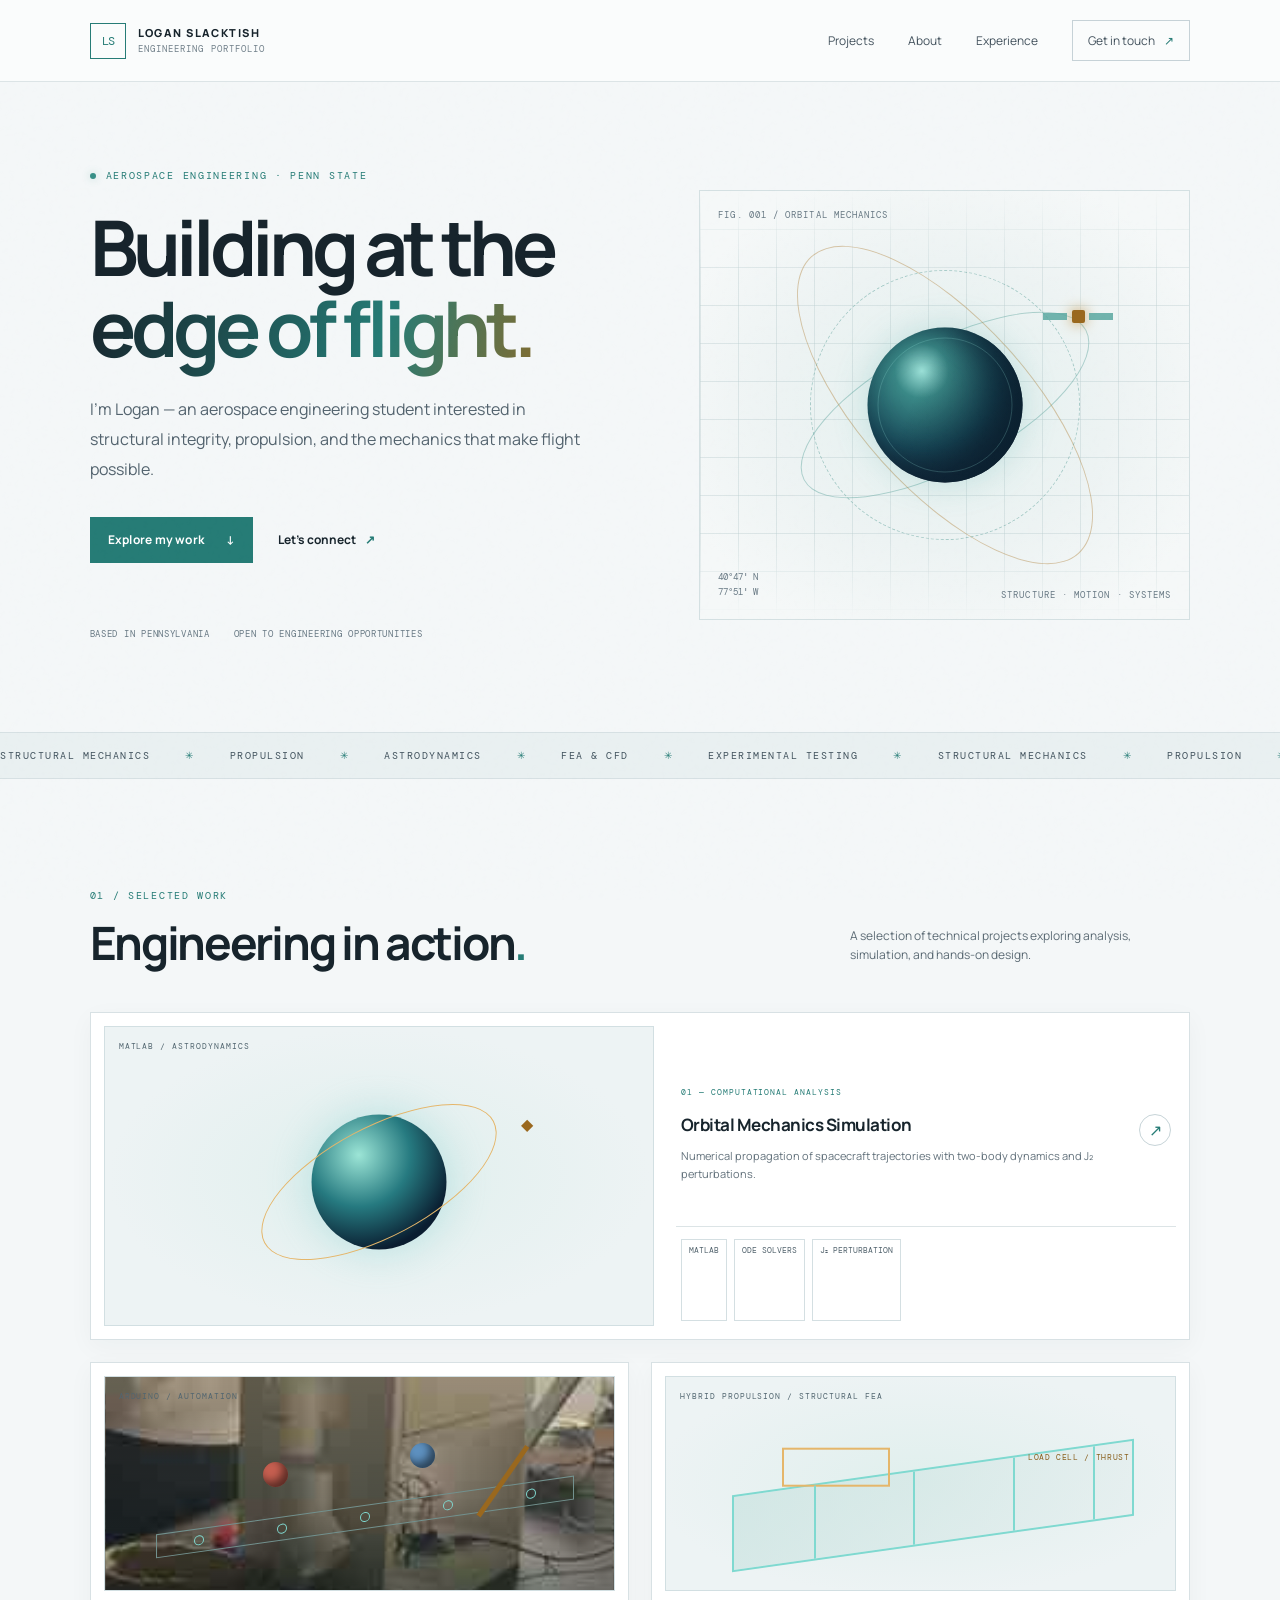
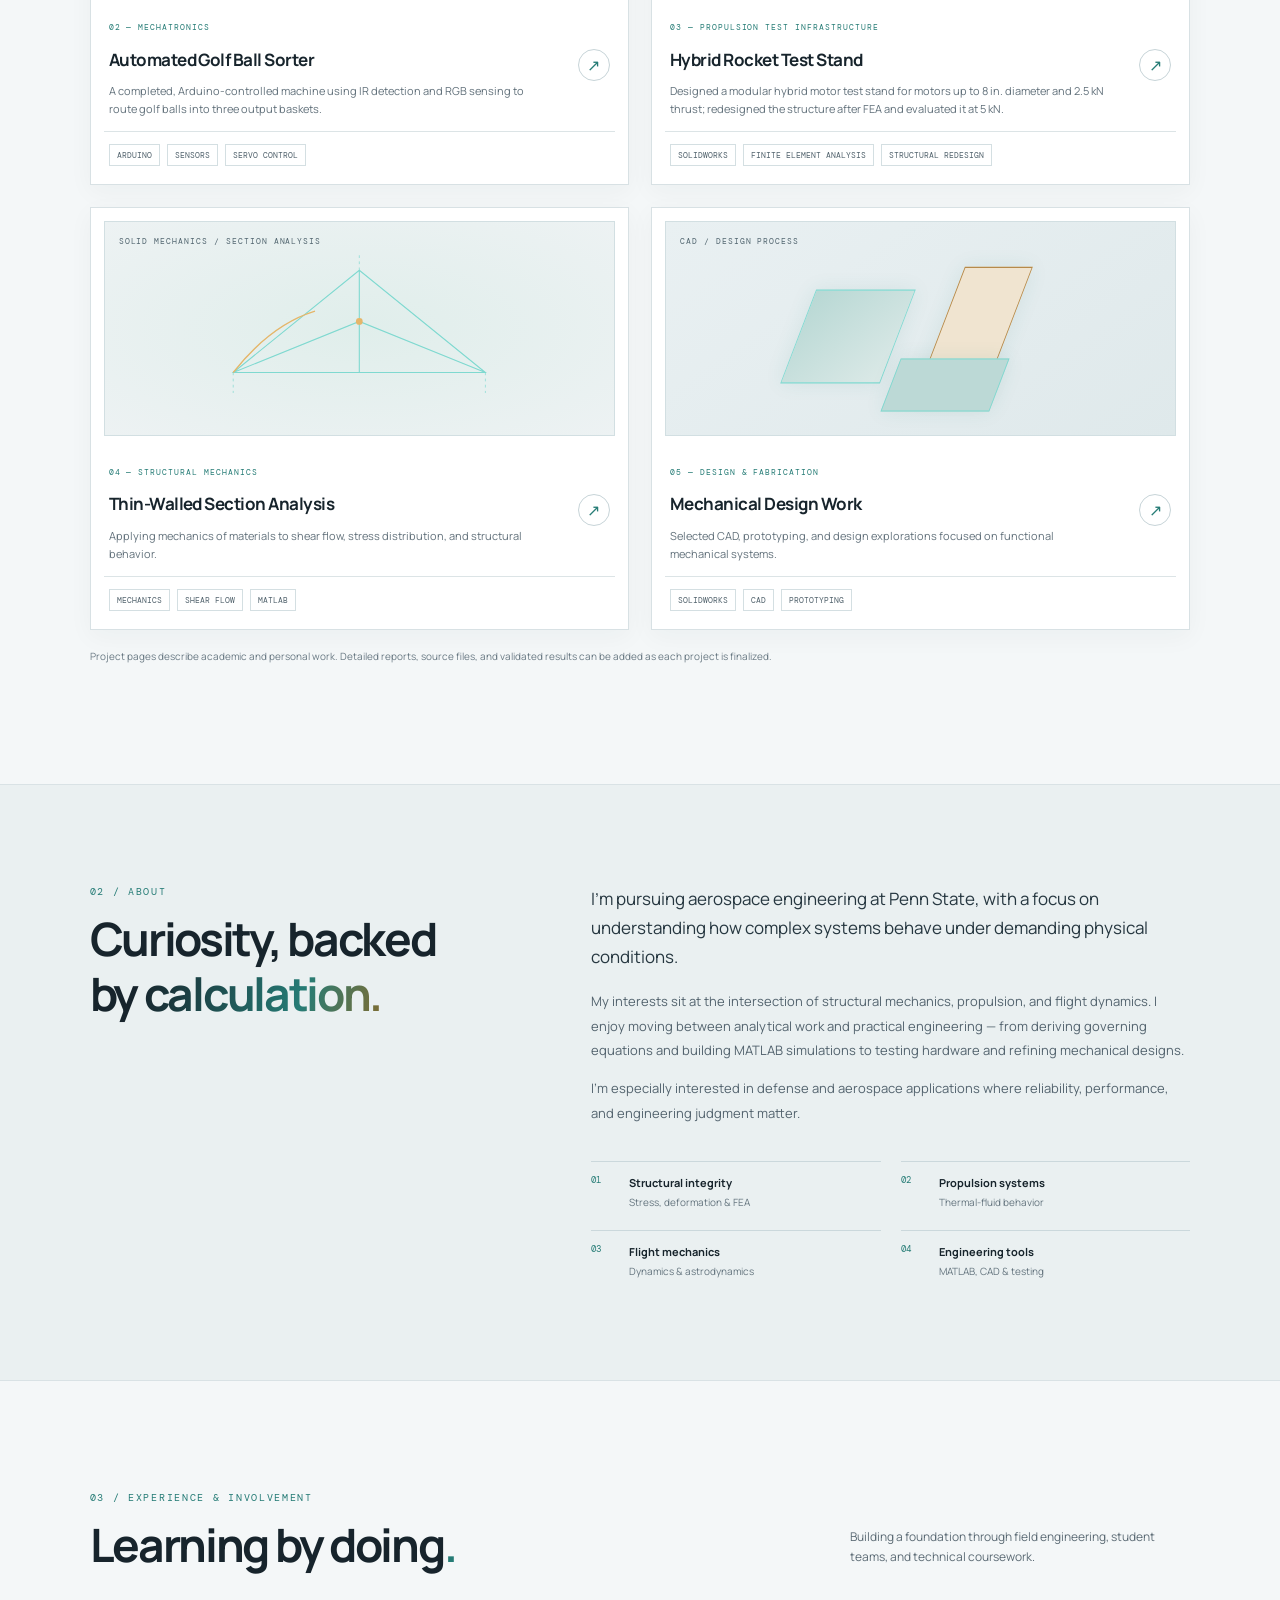
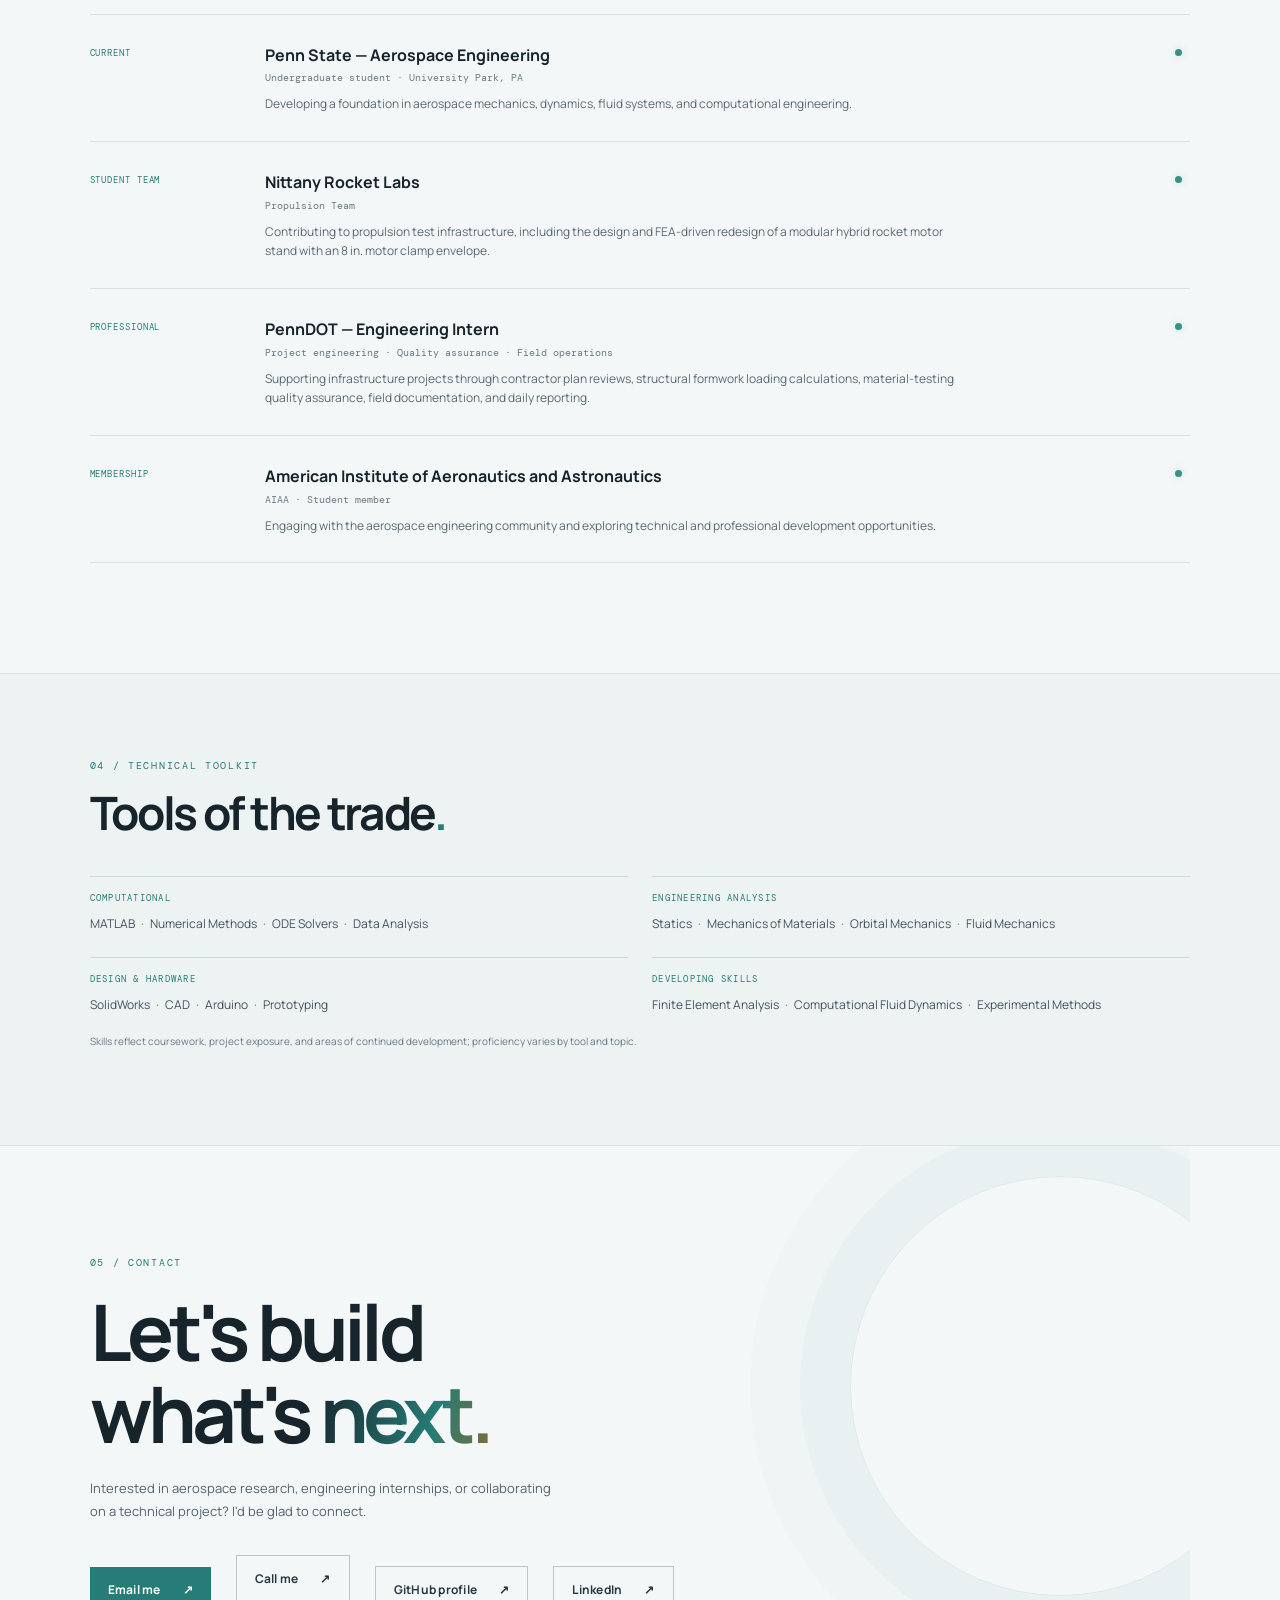
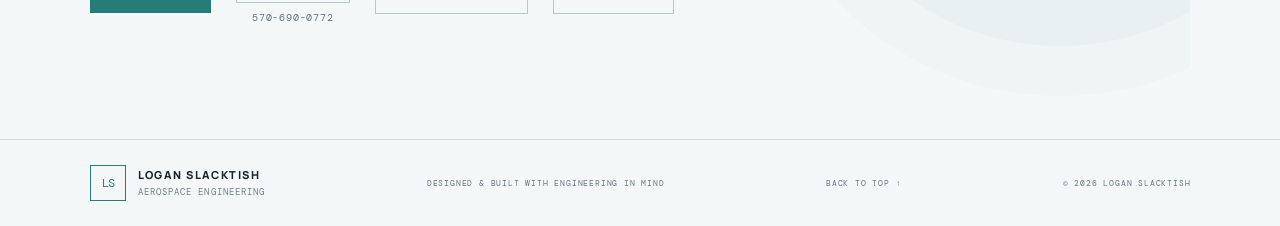
<file: index.html>
<!doctype html>
<html lang="en">
<head>
  <meta charset="utf-8">
  <meta name="viewport" content="width=device-width, initial-scale=1">
  <meta name="description" content="Logan Slacktish — aerospace engineering portfolio featuring orbital mechanics, structural analysis, propulsion interests, and engineering design projects.">
  <meta name="theme-color" content="#0a0d12">
  <title>Logan Slacktish | Aerospace Engineering Portfolio</title>
  <link rel="preconnect" href="https://fonts.googleapis.com">
  <link rel="preconnect" href="https://fonts.gstatic.com" crossorigin>
  <link href="https://fonts.googleapis.com/css2?family=DM+Mono:wght@400;500&family=Manrope:wght@400;500;600;700;800&display=swap" rel="stylesheet">
  <link rel="stylesheet" href="assets/style.css">
  <script defer src="assets/main.js"></script>
</head>
<body>
  <div class="noise"></div>
  <header class="site-header">
    <a class="wordmark" href="#home" aria-label="Logan Slacktish home"><span class="mark">LS</span><span>LOGAN SLACKTISH<span class="wordmark-sub">ENGINEERING PORTFOLIO</span></span></a>
    <button class="menu-toggle" aria-label="Toggle navigation" aria-expanded="false">☰</button>
    <nav class="nav" aria-label="Main navigation">
      <a href="#work">Projects</a><a href="#about">About</a><a href="#experience">Experience</a><a href="#contact" class="nav-contact">Get in touch <span>↗</span></a>
    </nav>
  </header>

  <main>
    <section class="hero section-wrap" id="home">
      <div class="hero-copy">
        <div class="eyebrow"><span class="status-dot"></span> AEROSPACE ENGINEERING · PENN STATE</div>
        <h1>Building at the<br><span class="gradient-text">edge of flight.</span></h1>
        <p class="hero-lede">I'm Logan — an aerospace engineering student interested in structural integrity, propulsion, and the mechanics that make flight possible.</p>
        <div class="hero-actions"><a class="button button-primary" href="#work">Explore my work <span>↓</span></a><a class="text-link" href="#contact">Let's connect <span>↗</span></a></div>
        <div class="hero-meta"><span>BASED IN PENNSYLVANIA</span><span>OPEN TO ENGINEERING OPPORTUNITIES</span></div>
      </div>
      <div class="hero-visual" aria-label="Abstract aerospace engineering orbital visualization">
        <div class="visual-grid"></div><div class="orbit orbit-one"></div><div class="orbit orbit-two"></div><div class="orbit orbit-three"></div>
        <div class="planet"><div class="planet-shade"></div></div><div class="satellite"><span></span></div>
        <div class="visual-label label-top">FIG. 001 / ORBITAL MECHANICS</div><div class="visual-label label-bottom">STRUCTURE · MOTION · SYSTEMS</div>
        <div class="coordinate">40°47' N<br>77°51' W</div>
      </div>
    </section>

    <section class="ticker" aria-label="Technical interests"><div class="ticker-track"><span>STRUCTURAL MECHANICS</span><i>✳</i><span>PROPULSION</span><i>✳</i><span>ASTRODYNAMICS</span><i>✳</i><span>FEA & CFD</span><i>✳</i><span>EXPERIMENTAL TESTING</span><i>✳</i><span>STRUCTURAL MECHANICS</span><i>✳</i><span>PROPULSION</span><i>✳</i><span>ASTRODYNAMICS</span><i>✳</i><span>FEA & CFD</span><i>✳</i></div></section>

    <section class="section-wrap section" id="work">
      <div class="section-heading"><div><div class="eyebrow">01 / SELECTED WORK</div><h2>Engineering in action<span class="accent">.</span></h2></div><p>A selection of technical projects exploring analysis, simulation, and hands-on design.</p></div>
      <div class="project-grid">
        <a class="project-card project-feature" href="projects/orbital-mechanics.html">
          <div class="project-art art-orbit"><div class="art-earth"></div><div class="art-path"></div><div class="art-satellite">◆</div><span class="art-code">MATLAB / ASTRODYNAMICS</span></div>
          <div class="project-info"><div><span class="project-type">01 — COMPUTATIONAL ANALYSIS</span><h3>Orbital Mechanics Simulation</h3><p>Numerical propagation of spacecraft trajectories with two-body dynamics and J₂ perturbations.</p></div><span class="arrow-circle">↗</span></div>
          <div class="tag-row"><span>MATLAB</span><span>ODE SOLVERS</span><span>J₂ PERTURBATION</span></div>
        </a>
        <a class="project-card" href="projects/golf-ball-sorter.html">
          <div class="project-art art-sorter"><div class="conveyor"><b></b><b></b><b></b><b></b><b></b></div><div class="ball ball-red"></div><div class="ball ball-blue"></div><div class="sort-arm"></div><span class="art-code">ARDUINO / AUTOMATION</span></div>
          <div class="project-info"><div><span class="project-type">02 — MECHATRONICS</span><h3>Automated Golf Ball Sorter</h3><p>A completed, Arduino-controlled machine using IR detection and RGB sensing to route golf balls into three output baskets.</p></div><span class="arrow-circle">↗</span></div>
          <div class="tag-row"><span>ARDUINO</span><span>SENSORS</span><span>SERVO CONTROL</span></div>
        </a>
        <a class="project-card" href="projects/hybrid-rocket-test-stand.html">
          <div class="project-art art-rocket"><div class="rocket-frame"><span></span><span></span><span></span><span></span></div><div class="rocket-load">LOAD CELL / THRUST</div><span class="art-code">HYBRID PROPULSION / STRUCTURAL FEA</span></div>
          <div class="project-info"><div><span class="project-type">03 — PROPULSION TEST INFRASTRUCTURE</span><h3>Hybrid Rocket Test Stand</h3><p>Designed a modular hybrid motor test stand for motors up to 8 in. diameter and 2.5 kN thrust; redesigned the structure after FEA and evaluated it at 5 kN.</p></div><span class="arrow-circle">↗</span></div>
          <div class="tag-row"><span>SOLIDWORKS</span><span>FINITE ELEMENT ANALYSIS</span><span>STRUCTURAL REDESIGN</span></div>
        </a>
        <a class="project-card" href="projects/structural-analysis.html">
          <div class="project-art art-structure"><svg viewBox="0 0 500 250" role="img" aria-label="Technical beam and shear-flow diagram"><path d="M65 190 L250 40 L435 190 Z M65 190 L435 190 M250 40 L250 190 M65 190 L250 115 L435 190" fill="none" stroke="#7fd9d0" stroke-width="1.6"/><path d="M65 190 L65 220 M435 190 L435 220 M250 40 L250 15" stroke="#7fd9d0" stroke-dasharray="4 5"/><circle cx="250" cy="115" r="5" fill="#e5b66a"/><path d="M65 190 Q120 120 185 100" fill="none" stroke="#e5b66a" stroke-width="2"/></svg><span class="art-code">SOLID MECHANICS / SECTION ANALYSIS</span></div>
          <div class="project-info"><div><span class="project-type">04 — STRUCTURAL MECHANICS</span><h3>Thin-Walled Section Analysis</h3><p>Applying mechanics of materials to shear flow, stress distribution, and structural behavior.</p></div><span class="arrow-circle">↗</span></div>
          <div class="tag-row"><span>MECHANICS</span><span>SHEAR FLOW</span><span>MATLAB</span></div>
        </a>
        <a class="project-card" href="projects/mechanical-design.html">
          <div class="project-art art-cad"><div class="cad-part cad-a"></div><div class="cad-part cad-b"></div><div class="cad-part cad-c"></div><span class="art-code">CAD / DESIGN PROCESS</span></div>
          <div class="project-info"><div><span class="project-type">05 — DESIGN & FABRICATION</span><h3>Mechanical Design Work</h3><p>Selected CAD, prototyping, and design explorations focused on functional mechanical systems.</p></div><span class="arrow-circle">↗</span></div>
          <div class="tag-row"><span>SOLIDWORKS</span><span>CAD</span><span>PROTOTYPING</span></div>
        </a>
      </div>
      <p class="project-note">Project pages describe academic and personal work. Detailed reports, source files, and validated results can be added as each project is finalized.</p>
    </section>

    <section class="about-section" id="about"><div class="section-wrap about-layout">
      <div><div class="eyebrow">02 / ABOUT</div><h2>Curiosity, backed<br>by <span class="gradient-text">calculation.</span></h2></div>
      <div class="about-copy"><p class="about-lede">I’m pursuing aerospace engineering at Penn State, with a focus on understanding how complex systems behave under demanding physical conditions.</p><p>My interests sit at the intersection of structural mechanics, propulsion, and flight dynamics. I enjoy moving between analytical work and practical engineering — from deriving governing equations and building MATLAB simulations to testing hardware and refining mechanical designs.</p><p>I’m especially interested in defense and aerospace applications where reliability, performance, and engineering judgment matter.</p>
      <div class="focus-grid"><div><span>01</span><b>Structural integrity</b><small>Stress, deformation & FEA</small></div><div><span>02</span><b>Propulsion systems</b><small>Thermal-fluid behavior</small></div><div><span>03</span><b>Flight mechanics</b><small>Dynamics & astrodynamics</small></div><div><span>04</span><b>Engineering tools</b><small>MATLAB, CAD & testing</small></div></div></div>
    </div></section>

    <section class="section-wrap section" id="experience">
      <div class="section-heading"><div><div class="eyebrow">03 / EXPERIENCE & INVOLVEMENT</div><h2>Learning by doing<span class="accent">.</span></h2></div><p>Building a foundation through field engineering, student teams, and technical coursework.</p></div>
      <div class="timeline">
        <div class="timeline-item"><div class="timeline-date">CURRENT</div><div><h3>Penn State — Aerospace Engineering</h3><p class="timeline-sub">Undergraduate student · University Park, PA</p><p>Developing a foundation in aerospace mechanics, dynamics, fluid systems, and computational engineering.</p></div><span class="timeline-mark"></span></div>
        <div class="timeline-item"><div class="timeline-date">STUDENT TEAM</div><div><h3>Nittany Rocket Labs</h3><p class="timeline-sub">Propulsion Team</p><p>Contributing to propulsion test infrastructure, including the design and FEA-driven redesign of a modular hybrid rocket motor stand with an 8 in. motor clamp envelope.</p></div><span class="timeline-mark"></span></div>
        <div class="timeline-item"><div class="timeline-date">PROFESSIONAL</div><div><h3>PennDOT — Engineering Intern</h3><p class="timeline-sub">Project engineering · Quality assurance · Field operations</p><p>Supporting infrastructure projects through contractor plan reviews, structural formwork loading calculations, material-testing quality assurance, field documentation, and daily reporting.</p></div><span class="timeline-mark"></span></div>
        <div class="timeline-item"><div class="timeline-date">MEMBERSHIP</div><div><h3>American Institute of Aeronautics and Astronautics</h3><p class="timeline-sub">AIAA · Student member</p><p>Engaging with the aerospace engineering community and exploring technical and professional development opportunities.</p></div><span class="timeline-mark"></span></div>
      </div>
    </section>

    <section class="skills-section"><div class="section-wrap"><div class="eyebrow">04 / TECHNICAL TOOLKIT</div><h2>Tools of the trade<span class="accent">.</span></h2><div class="skills-grid"><div><h3>COMPUTATIONAL</h3><p>MATLAB <span>·</span> Numerical Methods <span>·</span> ODE Solvers <span>·</span> Data Analysis</p></div><div><h3>ENGINEERING ANALYSIS</h3><p>Statics <span>·</span> Mechanics of Materials <span>·</span> Orbital Mechanics <span>·</span> Fluid Mechanics</p></div><div><h3>DESIGN & HARDWARE</h3><p>SolidWorks <span>·</span> CAD <span>·</span> Arduino <span>·</span> Prototyping</p></div><div><h3>DEVELOPING SKILLS</h3><p>Finite Element Analysis <span>·</span> Computational Fluid Dynamics <span>·</span> Experimental Methods</p></div></div><p class="skills-footnote">Skills reflect coursework, project exposure, and areas of continued development; proficiency varies by tool and topic.</p></div></section>

    <section class="contact-section section-wrap" id="contact"><div class="contact-orbit"></div><div class="eyebrow">05 / CONTACT</div><h2>Let's build<br>what's <span class="gradient-text">next.</span></h2><p>Interested in aerospace research, engineering internships, or collaborating on a technical project? I'd be glad to connect.</p><div class="contact-actions"><a class="button button-primary" href="mailto:LMS7854@psu.edu">Email me <span>↗</span></a><div class="contact-phone-group"><a class="button button-outline" href="tel:+15706900772">Call me <span>↗</span></a><span class="contact-phone">570-690-0772</span></div><a class="button button-outline" href="https://github.com/logoslack-1" target="_blank" rel="noreferrer">GitHub profile <span>↗</span></a>
<a class="button button-outline" href="https://www.linkedin.com/in/logan-slacktish" target="_blank" rel="noreferrer">LinkedIn <span>↗</span></a></div></section>
  </main>
  <footer class="footer"><a class="wordmark" href="#home"><span class="mark">LS</span><span>LOGAN SLACKTISH<span class="wordmark-sub">AEROSPACE ENGINEERING</span></span></a><span>DESIGNED & BUILT WITH ENGINEERING IN MIND</span><a href="#home">BACK TO TOP ↑</a><small>© <span id="year"></span> LOGAN SLACKTISH</small></footer>
</body>
</html>
</file>
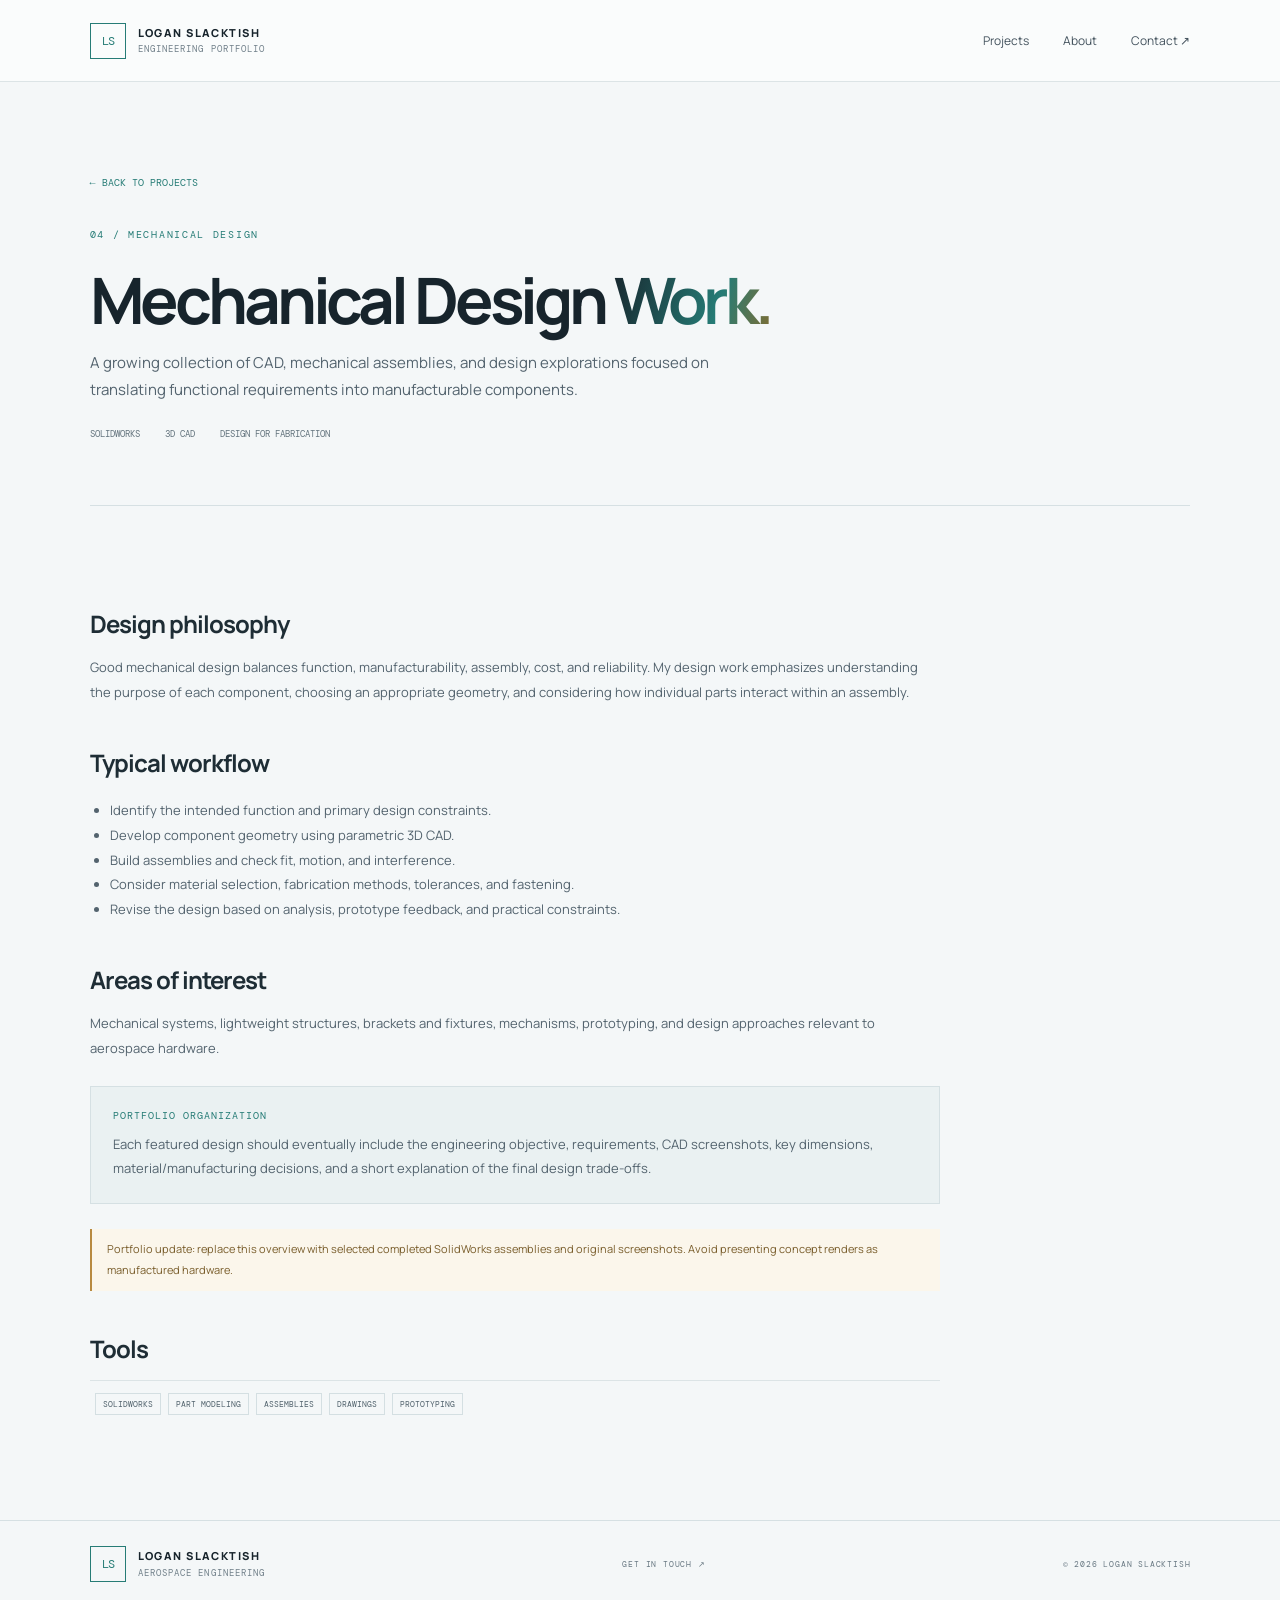
<file: projects/mechanical-design.html>
<!doctype html><html lang="en"><head><meta charset="utf-8"><meta name="viewport" content="width=device-width,initial-scale=1"><meta name="theme-color" content="#0a0d12"><title>Mechanical Design Work | Logan Slacktish</title><link rel="preconnect" href="https://fonts.googleapis.com"><link href="https://fonts.googleapis.com/css2?family=DM+Mono:wght@400;500&family=Manrope:wght@400;500;600;700;800&display=swap" rel="stylesheet"><link rel="stylesheet" href="../assets/style.css"></head><body><header class="site-header"><a class="wordmark" href="../index.html"><span class="mark">LS</span><span>LOGAN SLACKTISH<span class="wordmark-sub">ENGINEERING PORTFOLIO</span></span></a><nav class="nav"><a href="../index.html#work">Projects</a><a href="../index.html#about">About</a><a href="../index.html#contact">Contact ↗</a></nav></header><main class="section-wrap"><section class="detail-hero"><a class="back-link" href="../index.html#work">← BACK TO PROJECTS</a><div class="eyebrow" style="margin-top:35px">04 / MECHANICAL DESIGN</div><h1>Mechanical Design <span class="gradient-text">Work.</span></h1><p>A growing collection of CAD, mechanical assemblies, and design explorations focused on translating functional requirements into manufacturable components.</p><div class="detail-meta"><span>SOLIDWORKS</span><span>3D CAD</span><span>DESIGN FOR FABRICATION</span></div></section><article class="detail-body"><h2>Design philosophy</h2><p>Good mechanical design balances function, manufacturability, assembly, cost, and reliability. My design work emphasizes understanding the purpose of each component, choosing an appropriate geometry, and considering how individual parts interact within an assembly.</p><h2>Typical workflow</h2><ul><li>Identify the intended function and primary design constraints.</li><li>Develop component geometry using parametric 3D CAD.</li><li>Build assemblies and check fit, motion, and interference.</li><li>Consider material selection, fabrication methods, tolerances, and fastening.</li><li>Revise the design based on analysis, prototype feedback, and practical constraints.</li></ul><h2>Areas of interest</h2><p>Mechanical systems, lightweight structures, brackets and fixtures, mechanisms, prototyping, and design approaches relevant to aerospace hardware.</p><div class="detail-panel"><h3>PORTFOLIO ORGANIZATION</h3><p>Each featured design should eventually include the engineering objective, requirements, CAD screenshots, key dimensions, material/manufacturing decisions, and a short explanation of the final design trade-offs.</p></div><p class="placeholder-note">Portfolio update: replace this overview with selected completed SolidWorks assemblies and original screenshots. Avoid presenting concept renders as manufactured hardware.</p><h2>Tools</h2><div class="tag-row"><span>SOLIDWORKS</span><span>PART MODELING</span><span>ASSEMBLIES</span><span>DRAWINGS</span><span>PROTOTYPING</span></div></article></main><footer class="footer"><a class="wordmark" href="../index.html"><span class="mark">LS</span><span>LOGAN SLACKTISH<span class="wordmark-sub">AEROSPACE ENGINEERING</span></span></a><a href="../index.html#contact">GET IN TOUCH ↗</a><small>© 2026 LOGAN SLACKTISH</small></footer></body></html>
</file>
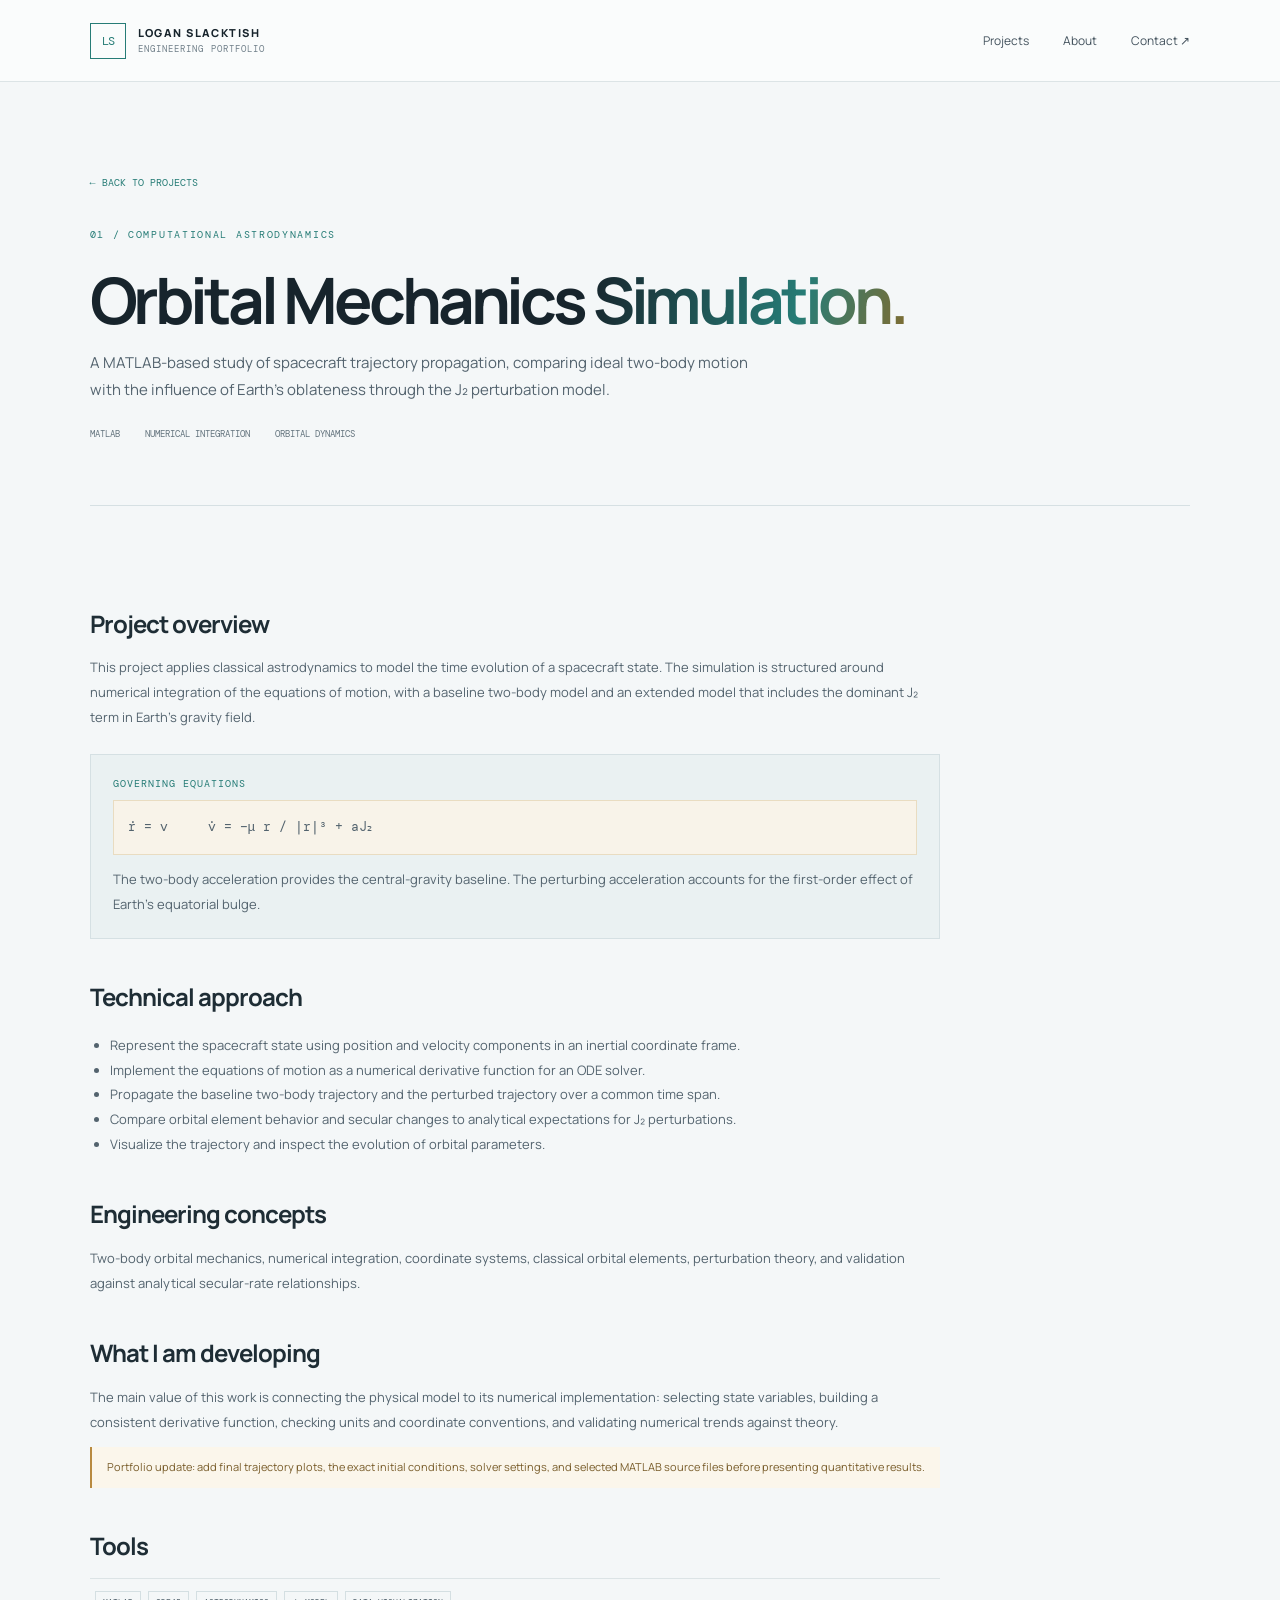
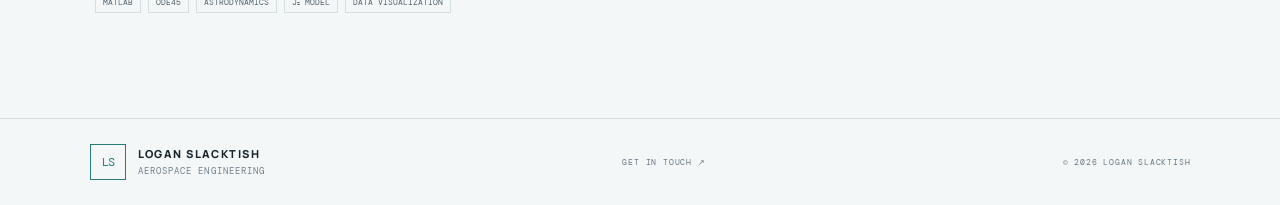
<file: projects/orbital-mechanics.html>
<!doctype html><html lang="en"><head><meta charset="utf-8"><meta name="viewport" content="width=device-width,initial-scale=1"><meta name="theme-color" content="#0a0d12"><title>Orbital Mechanics Simulation | Logan Slacktish</title><link rel="preconnect" href="https://fonts.googleapis.com"><link href="https://fonts.googleapis.com/css2?family=DM+Mono:wght@400;500&family=Manrope:wght@400;500;600;700;800&display=swap" rel="stylesheet"><link rel="stylesheet" href="../assets/style.css"></head><body><header class="site-header"><a class="wordmark" href="../index.html"><span class="mark">LS</span><span>LOGAN SLACKTISH<span class="wordmark-sub">ENGINEERING PORTFOLIO</span></span></a><nav class="nav"><a href="../index.html#work">Projects</a><a href="../index.html#about">About</a><a href="../index.html#contact">Contact ↗</a></nav></header><main class="section-wrap"><section class="detail-hero"><a class="back-link" href="../index.html#work">← BACK TO PROJECTS</a><div class="eyebrow" style="margin-top:35px">01 / COMPUTATIONAL ASTRODYNAMICS</div><h1>Orbital Mechanics <span class="gradient-text">Simulation.</span></h1><p>A MATLAB-based study of spacecraft trajectory propagation, comparing ideal two-body motion with the influence of Earth's oblateness through the J₂ perturbation model.</p><div class="detail-meta"><span>MATLAB</span><span>NUMERICAL INTEGRATION</span><span>ORBITAL DYNAMICS</span></div></section><article class="detail-body"><h2>Project overview</h2><p>This project applies classical astrodynamics to model the time evolution of a spacecraft state. The simulation is structured around numerical integration of the equations of motion, with a baseline two-body model and an extended model that includes the dominant J₂ term in Earth's gravity field.</p><div class="detail-panel"><h3>GOVERNING EQUATIONS</h3><p class="equation">ṙ = v &nbsp;&nbsp;&nbsp; v̇ = −μ r / |r|³ + aJ₂</p><p style="margin-top:12px">The two-body acceleration provides the central-gravity baseline. The perturbing acceleration accounts for the first-order effect of Earth's equatorial bulge.</p></div><h2>Technical approach</h2><ul><li>Represent the spacecraft state using position and velocity components in an inertial coordinate frame.</li><li>Implement the equations of motion as a numerical derivative function for an ODE solver.</li><li>Propagate the baseline two-body trajectory and the perturbed trajectory over a common time span.</li><li>Compare orbital element behavior and secular changes to analytical expectations for J₂ perturbations.</li><li>Visualize the trajectory and inspect the evolution of orbital parameters.</li></ul><h2>Engineering concepts</h2><p>Two-body orbital mechanics, numerical integration, coordinate systems, classical orbital elements, perturbation theory, and validation against analytical secular-rate relationships.</p><h2>What I am developing</h2><p>The main value of this work is connecting the physical model to its numerical implementation: selecting state variables, building a consistent derivative function, checking units and coordinate conventions, and validating numerical trends against theory.</p><p class="placeholder-note">Portfolio update: add final trajectory plots, the exact initial conditions, solver settings, and selected MATLAB source files before presenting quantitative results.</p><h2>Tools</h2><div class="tag-row"><span>MATLAB</span><span>ODE45</span><span>ASTRODYNAMICS</span><span>J₂ MODEL</span><span>DATA VISUALIZATION</span></div></article></main><footer class="footer"><a class="wordmark" href="../index.html"><span class="mark">LS</span><span>LOGAN SLACKTISH<span class="wordmark-sub">AEROSPACE ENGINEERING</span></span></a><a href="../index.html#contact">GET IN TOUCH ↗</a><small>© 2026 LOGAN SLACKTISH</small></footer></body></html>
</file>
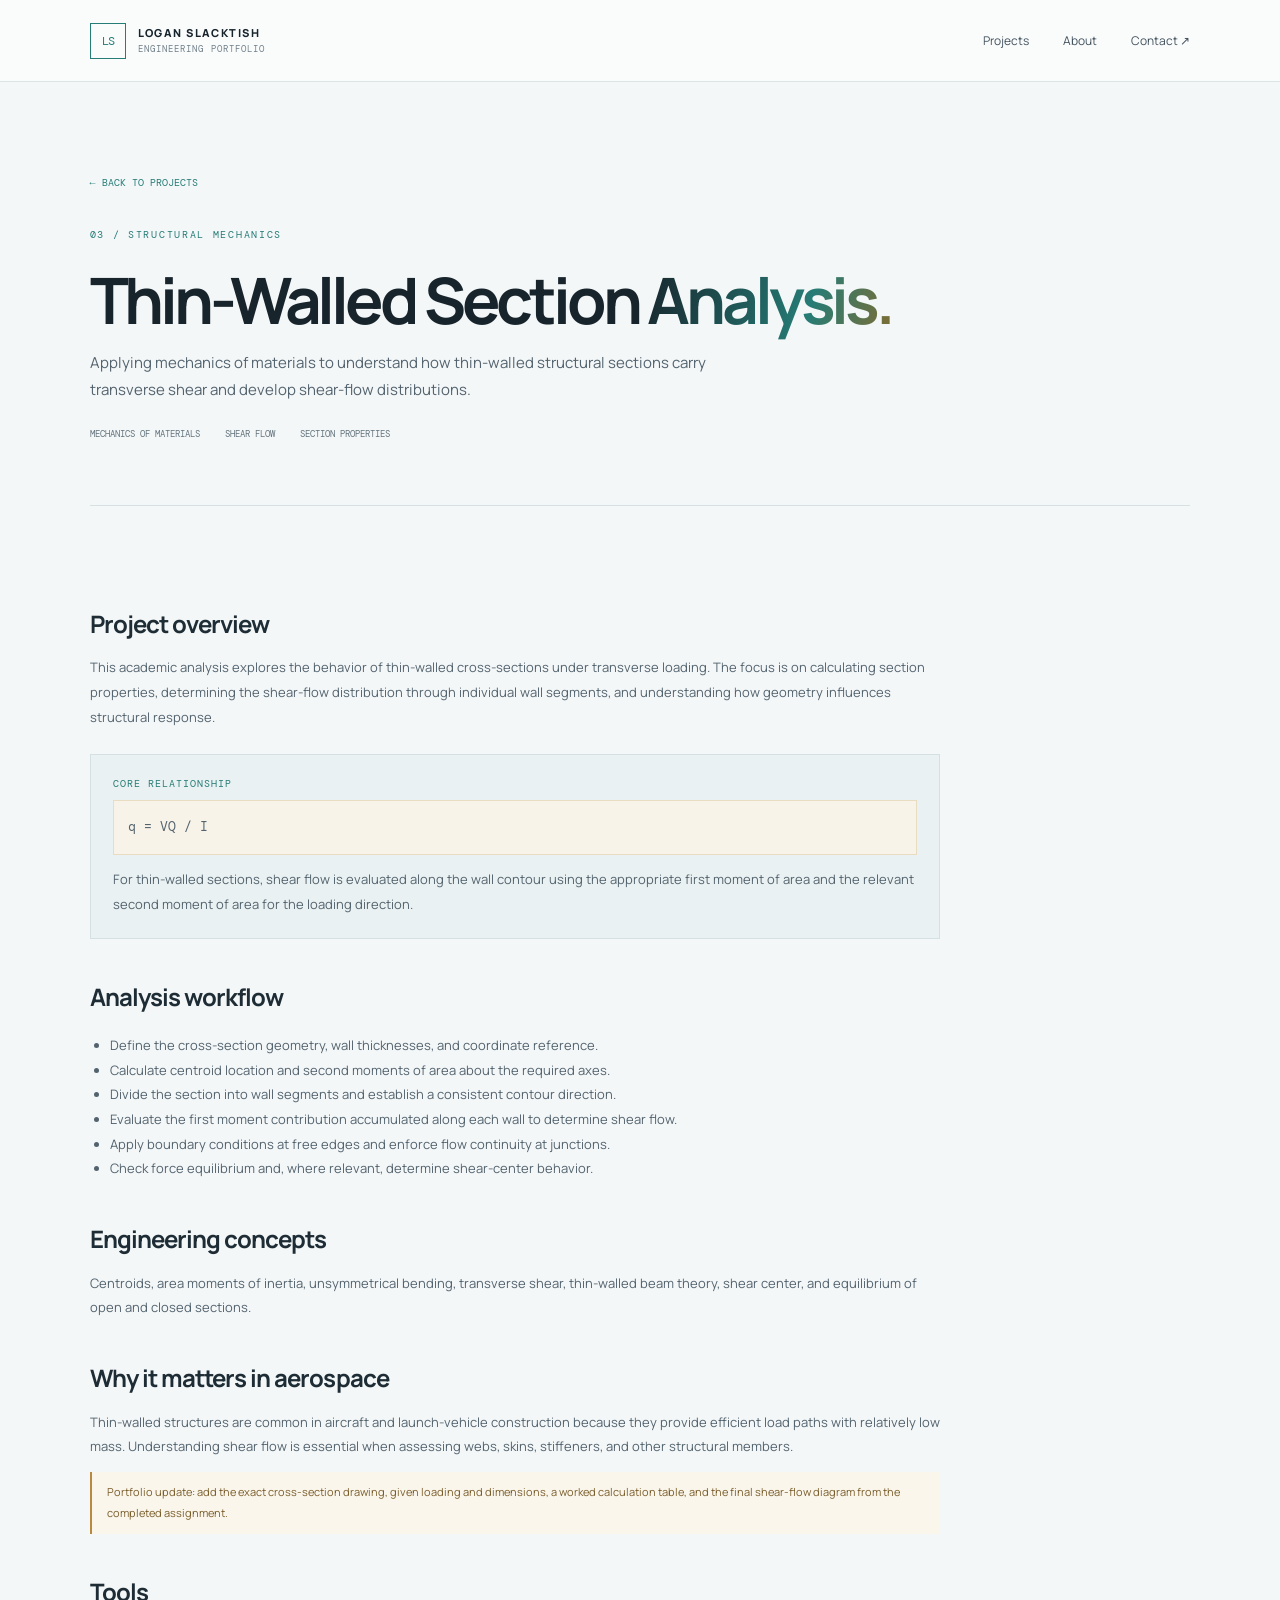
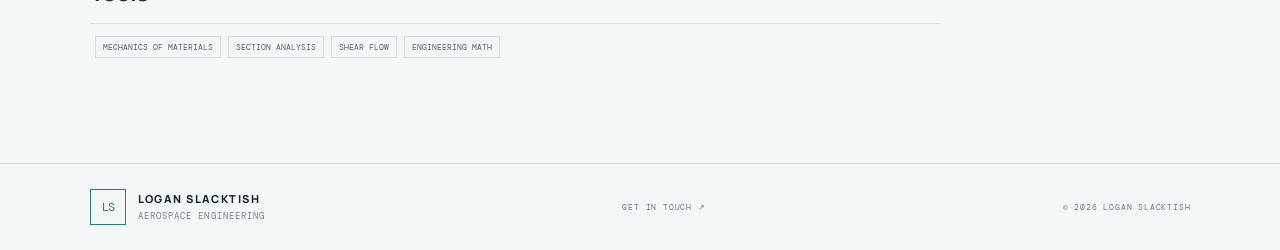
<file: projects/structural-analysis.html>
<!doctype html><html lang="en"><head><meta charset="utf-8"><meta name="viewport" content="width=device-width,initial-scale=1"><meta name="theme-color" content="#0a0d12"><title>Thin-Walled Structural Analysis | Logan Slacktish</title><link rel="preconnect" href="https://fonts.googleapis.com"><link href="https://fonts.googleapis.com/css2?family=DM+Mono:wght@400;500&family=Manrope:wght@400;500;600;700;800&display=swap" rel="stylesheet"><link rel="stylesheet" href="../assets/style.css"></head><body><header class="site-header"><a class="wordmark" href="../index.html"><span class="mark">LS</span><span>LOGAN SLACKTISH<span class="wordmark-sub">ENGINEERING PORTFOLIO</span></span></a><nav class="nav"><a href="../index.html#work">Projects</a><a href="../index.html#about">About</a><a href="../index.html#contact">Contact ↗</a></nav></header><main class="section-wrap"><section class="detail-hero"><a class="back-link" href="../index.html#work">← BACK TO PROJECTS</a><div class="eyebrow" style="margin-top:35px">03 / STRUCTURAL MECHANICS</div><h1>Thin-Walled Section <span class="gradient-text">Analysis.</span></h1><p>Applying mechanics of materials to understand how thin-walled structural sections carry transverse shear and develop shear-flow distributions.</p><div class="detail-meta"><span>MECHANICS OF MATERIALS</span><span>SHEAR FLOW</span><span>SECTION PROPERTIES</span></div></section><article class="detail-body"><h2>Project overview</h2><p>This academic analysis explores the behavior of thin-walled cross-sections under transverse loading. The focus is on calculating section properties, determining the shear-flow distribution through individual wall segments, and understanding how geometry influences structural response.</p><div class="detail-panel"><h3>CORE RELATIONSHIP</h3><p class="equation">q = VQ / I</p><p style="margin-top:12px">For thin-walled sections, shear flow is evaluated along the wall contour using the appropriate first moment of area and the relevant second moment of area for the loading direction.</p></div><h2>Analysis workflow</h2><ul><li>Define the cross-section geometry, wall thicknesses, and coordinate reference.</li><li>Calculate centroid location and second moments of area about the required axes.</li><li>Divide the section into wall segments and establish a consistent contour direction.</li><li>Evaluate the first moment contribution accumulated along each wall to determine shear flow.</li><li>Apply boundary conditions at free edges and enforce flow continuity at junctions.</li><li>Check force equilibrium and, where relevant, determine shear-center behavior.</li></ul><h2>Engineering concepts</h2><p>Centroids, area moments of inertia, unsymmetrical bending, transverse shear, thin-walled beam theory, shear center, and equilibrium of open and closed sections.</p><h2>Why it matters in aerospace</h2><p>Thin-walled structures are common in aircraft and launch-vehicle construction because they provide efficient load paths with relatively low mass. Understanding shear flow is essential when assessing webs, skins, stiffeners, and other structural members.</p><p class="placeholder-note">Portfolio update: add the exact cross-section drawing, given loading and dimensions, a worked calculation table, and the final shear-flow diagram from the completed assignment.</p><h2>Tools</h2><div class="tag-row"><span>MECHANICS OF MATERIALS</span><span>SECTION ANALYSIS</span><span>SHEAR FLOW</span><span>ENGINEERING MATH</span></div></article></main><footer class="footer"><a class="wordmark" href="../index.html"><span class="mark">LS</span><span>LOGAN SLACKTISH<span class="wordmark-sub">AEROSPACE ENGINEERING</span></span></a><a href="../index.html#contact">GET IN TOUCH ↗</a><small>© 2026 LOGAN SLACKTISH</small></footer></body></html>
</file>
<file: assets/style.css>
:root{--bg:#0a0d12;--panel:#10161e;--panel2:#141c25;--line:#27313c;--text:#e8edf1;--muted:#9aa7b3;--teal:#7fd9d0;--amber:#e5b66a;--mono:"DM Mono",monospace;--sans:"Manrope",sans-serif}*{box-sizing:border-box}html{scroll-behavior:smooth;scroll-padding-top:90px}body{margin:0;background:var(--bg);color:var(--text);font-family:var(--sans);line-height:1.65;overflow-x:hidden}a{color:inherit;text-decoration:none}.noise{position:fixed;inset:0;pointer-events:none;z-index:10;opacity:.035;background-image:url("data:image/svg+xml,%3Csvg viewBox='0 0 180 180' xmlns='http://www.w3.org/2000/svg'%3E%3Cfilter id='n'%3E%3CfeTurbulence type='fractalNoise' baseFrequency='.9' numOctaves='3' stitchTiles='stitch'/%3E%3C/filter%3E%3Crect width='100%25' height='100%25' filter='url(%23n)' opacity='.4'/%3E%3C/svg%3E")}.site-header{height:82px;padding:0 7vw;display:flex;align-items:center;justify-content:space-between;border-bottom:1px solid #202832;background:#0a0d12ed;position:sticky;top:0;z-index:20;backdrop-filter:blur(14px)}.wordmark{display:flex;align-items:center;gap:12px;font-size:11px;font-weight:800;letter-spacing:.13em;line-height:1.35}.mark{width:36px;height:36px;border:1px solid var(--teal);color:var(--teal);display:grid;place-items:center;font:12px var(--mono);letter-spacing:-.08em}.wordmark-sub{display:block;font:9px var(--mono);color:#73818d;letter-spacing:.12em;margin-top:3px}.nav{display:flex;align-items:center;gap:34px;font-size:12px;color:#b6c0c9}.nav a:hover,.text-link:hover{color:var(--teal)}.nav-contact{border:1px solid #394652;padding:10px 15px}.nav-contact span,.text-link span{color:var(--teal);margin-left:7px}.menu-toggle{display:none;background:none;border:0;color:var(--text);font-size:22px}.section-wrap{width:min(1120px,86vw);margin:auto}.hero{min-height:650px;display:grid;grid-template-columns:1fr .9fr;align-items:center;gap:5vw;padding-top:70px;padding-bottom:75px}.eyebrow{font:10px var(--mono);letter-spacing:.17em;color:var(--teal);display:flex;align-items:center;gap:10px}.status-dot{width:6px;height:6px;border-radius:50%;background:var(--teal);box-shadow:0 0 12px var(--teal)}h1,h2,h3,p{margin-top:0}h1{font-size:clamp(48px,6vw,78px);line-height:1.05;letter-spacing:-.065em;margin:25px 0}.gradient-text{background:linear-gradient(105deg,#f1f3ef 0%,#7fd9d0 65%,#e5b66a 110%);-webkit-background-clip:text;background-clip:text;color:transparent}.hero-lede{font-size:16px;color:#aab5bf;max-width:500px;line-height:1.9}.hero-actions,.contact-actions{display:flex;align-items:center;gap:25px;margin-top:32px}.button{font-size:12px;font-weight:700;letter-spacing:.02em;padding:13px 18px;display:inline-flex;gap:22px;align-items:center;transition:.2s}.button-primary{background:var(--teal);color:#071011}.button-primary:hover{background:#a1eee5;transform:translateY(-2px)}.button-outline{border:1px solid #45515c}.button-outline:hover{border-color:var(--teal)}.text-link{font-size:12px;font-weight:700}.hero-meta{display:flex;gap:24px;margin-top:65px;color:#687783;font:9px var(--mono);letter-spacing:.08em}.hero-visual{height:430px;position:relative;overflow:hidden;background:radial-gradient(ellipse at 50% 50%,#172a31 0%,#0d151d 45%,#0a0d12 75%);border:1px solid #263640}.visual-grid{position:absolute;inset:0;background-image:linear-gradient(#26333b55 1px,transparent 1px),linear-gradient(90deg,#26333b55 1px,transparent 1px);background-size:38px 38px;mask-image:linear-gradient(transparent,#000 20%,#000 80%,transparent)}.planet{position:absolute;width:155px;height:155px;border-radius:50%;left:50%;top:50%;transform:translate(-50%,-50%);background:radial-gradient(circle at 35% 28%,#9be0d7 0%,#3a8987 18%,#194b5b 52%,#101c31 78%);box-shadow:0 0 55px #4dbbb455,inset -20px -10px 40px #060c18}.planet:after{content:"";position:absolute;inset:10px;border-radius:50%;border:1px solid #a1eee533}.planet-shade{position:absolute;inset:0;border-radius:50%;background:linear-gradient(115deg,transparent 35%,#050a16aa 90%)}.orbit{position:absolute;border:1px solid #8bded477;border-radius:50%;left:50%;top:50%;transform:translate(-50%,-50%) rotate(-28deg)}.orbit-one{width:320px;height:125px}.orbit-two{width:400px;height:170px;transform:translate(-50%,-50%) rotate(48deg);border-color:#e5b66a55}.orbit-three{width:270px;height:270px;border-style:dashed;border-color:#7fd9d044}.satellite{position:absolute;width:13px;height:13px;border-radius:2px;background:var(--amber);left:76%;top:28%;box-shadow:0 0 18px #e5b66a}.satellite:before,.satellite:after{content:"";position:absolute;background:#7fd9d0;width:24px;height:7px;top:3px;left:-29px;opacity:.85}.satellite:after{left:17px}.visual-label{position:absolute;font:9px var(--mono);letter-spacing:.12em;color:#84939d}.label-top{top:18px;left:18px}.label-bottom{bottom:18px;right:18px}.coordinate{position:absolute;bottom:18px;left:18px;font:9px/1.7 var(--mono);color:#748994}.ticker{overflow:hidden;border-block:1px solid #202b34;background:#0d131a;padding:16px 0}.ticker-track{display:flex;align-items:center;justify-content:space-around;gap:35px;white-space:nowrap;font:10px var(--mono);letter-spacing:.15em;color:#a0adb6;min-width:1000px}.ticker i{font-style:normal;color:var(--teal)}.section{padding-top:110px;padding-bottom:110px}.section-heading{display:flex;justify-content:space-between;align-items:end;margin-bottom:42px}.section-heading h2,.about-layout h2,.skills-section h2{font-size:clamp(30px,4vw,46px);line-height:1.18;letter-spacing:-.05em;margin:14px 0 0}.accent{color:var(--teal)}.section-heading>p{max-width:340px;color:var(--muted);font-size:12px;margin:0 0 5px}.project-grid{display:grid;grid-template-columns:1fr 1fr;gap:22px}.project-card{display:block;background:#0e141b;border:1px solid #25313b;padding:13px;transition:.25s}.project-card:hover{border-color:#5c9f9b;transform:translateY(-4px)}.project-feature{grid-column:span 2;display:grid;grid-template-columns:1.1fr 1fr;column-gap:22px}.project-feature .project-art{grid-row:span 2;height:300px}.project-art{height:215px;position:relative;overflow:hidden;background:#131e27;border:1px solid #25333c}.art-code{position:absolute;top:14px;left:14px;font:8px var(--mono);letter-spacing:.12em;color:#a1b1ba}.art-orbit{background:radial-gradient(ellipse at center,#183943,#0b1119 70%)}.art-earth{position:absolute;width:135px;height:135px;left:50%;top:52%;transform:translate(-50%,-50%);border-radius:50%;background:radial-gradient(circle at 35% 30%,#9ce5d6,#267a80 40%,#0a1d30 75%);box-shadow:0 0 45px #57c3c355}.art-path{position:absolute;width:260px;height:110px;border:1px solid #e5b66a;left:50%;top:52%;transform:translate(-50%,-50%) rotate(-28deg);border-radius:50%}.art-satellite{position:absolute;left:76%;top:28%;color:var(--amber)}.art-sorter{background:linear-gradient(135deg,#17242b,#10151e)}.conveyor{position:absolute;left:10%;right:8%;top:60%;height:24px;border:1px solid #72918e;transform:skewY(-8deg);display:flex;justify-content:space-around;align-items:center}.conveyor b{width:10px;height:10px;border:1px solid #7fd9d0;border-radius:50%}.ball{position:absolute;width:25px;height:25px;border-radius:50%;top:40%;box-shadow:inset -5px -5px 8px #0008}.ball-red{left:31%;background:#c65f50}.ball-blue{left:60%;top:31%;background:#5e91c0}.sort-arm{position:absolute;width:5px;height:85px;background:var(--amber);left:73%;top:25%;transform:rotate(35deg);transform-origin:bottom}.art-structure{background:radial-gradient(ellipse at center,#18302f,#10151c)}.art-structure svg{position:absolute;inset:10% 4%;width:92%;height:80%}.art-cad{background:linear-gradient(145deg,#18232d,#0d141b)}.cad-part{position:absolute;border:1px solid #7fd9d0;transform:skewY(-25deg) rotate(25deg);box-shadow:0 0 24px #7fd9d01a}.cad-a{width:110px;height:85px;left:25%;top:34%;background:linear-gradient(135deg,#274b52aa,#13242b)}.cad-b{width:75px;height:120px;left:53%;top:24%;border-color:#e5b66a;background:#473b2b55}.cad-c{width:120px;height:48px;left:43%;top:65%;background:#1e3940}.project-info{display:flex;justify-content:space-between;align-items:center;padding:20px 5px 12px;gap:10px}.project-type{font:8px var(--mono);letter-spacing:.12em;color:var(--teal)}.project-info h3{font-size:17px;letter-spacing:-.03em;margin:8px 0}.project-info p{font-size:11px;color:var(--muted);max-width:440px;margin:0;line-height:1.7}.arrow-circle{width:32px;height:32px;border:1px solid #3c4a54;border-radius:50%;display:grid;place-items:center;flex-shrink:0;color:var(--teal)}.tag-row{display:flex;gap:7px;flex-wrap:wrap;padding:12px 5px 5px;border-top:1px solid #25313b}.tag-row span{font:8px var(--mono);color:#9ba9b2;border:1px solid #303c46;padding:5px 7px}.project-note,.skills-footnote{font-size:10px;color:#77848e;margin-top:18px}.about-section{background:#0e151c;border-block:1px solid #202a33;padding:100px 0}.about-layout{display:grid;grid-template-columns:.8fr 1.2fr;gap:8vw}.about-copy{max-width:650px}.about-copy p{color:#a8b4bd;font-size:13px;line-height:1.9}.about-copy .about-lede{font-size:17px;color:#e3e9ec;line-height:1.7}.focus-grid{display:grid;grid-template-columns:1fr 1fr;gap:20px;margin-top:35px}.focus-grid div{border-top:1px solid #34424b;padding-top:12px;display:grid;grid-template-columns:30px 1fr;gap:2px 8px}.focus-grid span{font:9px var(--mono);color:var(--teal);grid-row:span 2}.focus-grid b{font-size:11px}.focus-grid small{font-size:10px;color:#81909b}.timeline{border-top:1px solid #2b3741}.timeline-item{display:grid;grid-template-columns:150px 1fr 15px;gap:25px;padding:27px 0;border-bottom:1px solid #26323b;position:relative}.timeline-date{font:9px var(--mono);color:var(--teal);letter-spacing:.1em;padding-top:5px}.timeline-item h3{font-size:16px;margin:0 0 3px}.timeline-sub{font:10px var(--mono);color:#85939d;margin-bottom:10px}.timeline-item p:last-child{font-size:12px;color:#a5b0b8;margin:0;max-width:700px}.timeline-mark{width:7px;height:7px;border-radius:50%;background:var(--teal);margin-top:7px;box-shadow:0 0 10px #7fd9d077}.skills-section{padding:85px 0;background:#0d1319;border-block:1px solid #202a33}.skills-section h2{margin-bottom:35px}.skills-grid{display:grid;grid-template-columns:1fr 1fr;gap:24px}.skills-grid>div{border-top:1px solid #34414b;padding-top:15px}.skills-grid h3{font:9px var(--mono);letter-spacing:.14em;color:var(--teal);margin-bottom:10px}.skills-grid p{font-size:12px;color:#c0c9cf;margin:0}.skills-grid p span{color:var(--amber);padding:0 4px}.contact-section{position:relative;padding-top:110px;padding-bottom:115px;overflow:hidden}.contact-section h2{font-size:clamp(48px,7vw,78px);letter-spacing:-.06em;line-height:1.05;margin:22px 0}.contact-section>p{max-width:470px;color:#a6b2bc;font-size:13px;line-height:1.8}.contact-orbit{position:absolute;width:420px;height:420px;border:1px solid #7fd9d022;border-radius:50%;right:-80px;top:30px;box-shadow:0 0 0 50px #7fd9d008,0 0 0 100px #7fd9d005}.footer{border-top:1px solid #26313b;padding:25px 7vw;display:flex;align-items:center;justify-content:space-between;gap:20px}.footer>span,.footer>a:not(.wordmark),.footer small{font:8px var(--mono);letter-spacing:.1em;color:#788792}.footer>a:not(.wordmark):hover{color:var(--teal)}.detail-hero{padding:85px 0 65px;border-bottom:1px solid #26313b}.back-link{font:10px var(--mono);color:var(--teal)}.detail-hero h1{font-size:clamp(40px,5vw,65px);max-width:850px;margin:25px 0 15px}.detail-hero>p{max-width:680px;color:#aab5bd;font-size:15px;line-height:1.8}.detail-meta{display:flex;gap:25px;flex-wrap:wrap;margin-top:25px;font:9px var(--mono);color:#9aa7b1}.detail-body{padding:60px 0 100px;max-width:850px}.detail-body h2{font-size:24px;margin:38px 0 12px;letter-spacing:-.04em}.detail-body p,.detail-body li{font-size:13px;color:#aeb9c1;line-height:1.9}.detail-body ul{padding-left:20px}.detail-panel{border:1px solid #2b3b44;background:#101920;padding:22px;margin:25px 0}.detail-panel h3{font:10px var(--mono);color:var(--teal);letter-spacing:.1em;margin-bottom:10px}.detail-panel p{margin:0}.equation{font:13px var(--mono);color:#e2c48e;background:#0b1117;padding:14px;overflow-x:auto}.placeholder-note{border-left:2px solid var(--amber);padding:10px 15px;color:#b5a27f!important;background:#171710;font-size:11px!important}@media(max-width:800px){.site-header{padding:0 6vw}.menu-toggle{display:block}.nav{display:none;position:absolute;top:81px;left:0;right:0;background:#0d131a;padding:20px 6vw 25px;flex-direction:column;align-items:flex-start;border-bottom:1px solid var(--line)}.nav.open{display:flex}.hero{grid-template-columns:1fr;padding-top:75px;gap:45px}.hero-visual{height:350px}.hero-meta{margin-top:40px;flex-wrap:wrap}.section-heading{display:block}.section-heading>p{margin-top:15px}.about-layout{grid-template-columns:1fr;gap:30px}.project-feature{grid-template-columns:1fr}.project-feature .project-art{grid-row:auto;height:230px}.footer{flex-wrap:wrap}.footer>span{order:3;width:100%}}@media(max-width:560px){.section-wrap{width:88vw}.hero{min-height:auto;padding-top:65px;padding-bottom:55px}h1{font-size:51px}.hero-lede{font-size:14px}.hero-meta{font-size:8px;gap:12px}.project-grid{grid-template-columns:1fr}.project-feature{grid-column:auto}.project-art{height:205px}.section{padding-top:75px;padding-bottom:75px}.about-section{padding:75px 0}.focus-grid,.skills-grid{grid-template-columns:1fr}.timeline-item{grid-template-columns:1fr 12px;gap:10px}.timeline-date{grid-column:1}.timeline-item>div:nth-child(2){grid-column:1}.timeline-mark{grid-column:2;grid-row:1/3}.contact-section{padding-top:80px;padding-bottom:85px}.contact-orbit{right:-270px}.footer{padding:25px 6vw}.footer small{width:100%}.hero-actions,.contact-actions{gap:14px;flex-wrap:wrap}.button{padding:12px 14px}}
/* Portfolio project galleries and case-study visuals */
.portfolio-gallery{display:grid;grid-template-columns:1fr 1fr;gap:14px;margin:26px 0 34px}
.portfolio-gallery figure{margin:0;border:1px solid #2b3942;background:#101820;padding:10px;min-width:0}
.portfolio-gallery figure:first-child{grid-column:span 2}
.portfolio-gallery img{display:block;width:100%;max-height:480px;object-fit:contain;background:#f3f4f2}
.portfolio-gallery figcaption{font:9px var(--mono);color:#91a0aa;padding:10px 3px 2px;letter-spacing:.035em}
.bom-table{border:1px solid #2b3942;margin:22px 0 30px}
.bom-row{display:grid;grid-template-columns:1fr 110px;gap:15px;padding:10px 14px;border-bottom:1px solid #25313b;font-size:11px;color:#b6c1c8}
.bom-row:last-child{border-bottom:0}
.bom-row b{text-align:right;color:#e5b66a;font:11px var(--mono)}
.bom-head{font:9px var(--mono);text-transform:uppercase;letter-spacing:.1em;color:var(--teal);background:#111b22}
.fea-comparison{display:grid;grid-template-columns:1fr 1fr;gap:14px;margin:28px 0}
.fea-panel{border:1px solid #2b3942;background:#101820;padding:14px}
.fea-label{font:9px var(--mono);color:var(--teal);letter-spacing:.08em;margin-bottom:10px}
.fea-drawing{background:#0c1218;border:1px solid #26343e;padding:12px}
.fea-drawing svg{width:100%;height:auto;display:block}
.fea-panel p{font-size:11px;margin:12px 0 0}
.art-rocket{background:radial-gradient(ellipse at 50% 50%,#17313a,#0d141b 75%)}
.art-rocket svg{position:absolute;inset:12% 3%;width:94%;height:78%}
@media(max-width:700px){.portfolio-gallery,.fea-comparison{grid-template-columns:1fr}.portfolio-gallery figure:first-child{grid-column:auto}.bom-row{grid-template-columns:1fr 78px}}

.fea-source-figure{margin:26px 0 34px;border:1px solid #2b3942;background:#101820;padding:12px}
.fea-source-figure img{display:block;width:100%;height:auto;background:#f3f4f2}
.fea-source-figure figcaption{font:9px var(--mono);color:#91a0aa;padding:10px 3px 2px}
.project-art.art-sorter{background-image:linear-gradient(0deg,#071016a6,#07101618),url('../assets/sorter-build.jpg');background-size:cover;background-position:center}
.art-rocket .rocket-frame{position:absolute;left:13%;right:8%;bottom:22%;height:36%;border:2px solid #7fd9d0;transform:skewY(-8deg);background:linear-gradient(120deg,#214d50aa,#11212c77)}
.art-rocket .rocket-frame:before{content:"";position:absolute;left:12%;top:-48%;width:26%;height:48%;border:2px solid #e5b66a;transform:skewY(8deg)}
.art-rocket .rocket-frame span{position:absolute;top:0;bottom:0;width:2px;background:#7fd9d0}
.art-rocket .rocket-frame span:nth-child(1){left:20%}.art-rocket .rocket-frame span:nth-child(2){left:45%}.art-rocket .rocket-frame span:nth-child(3){left:70%}.art-rocket .rocket-frame span:nth-child(4){left:90%}
.art-rocket .rocket-load{position:absolute;right:9%;top:35%;font:8px var(--mono);color:#e5b66a;letter-spacing:.08em}
.single-gallery{grid-template-columns:1fr}
.single-gallery figure:first-child{grid-column:auto}

.contact-phone{font:10px var(--mono);color:#8e9ca6;letter-spacing:.08em;margin-top:8px}.contact-phone-group{display:flex;flex-direction:column;align-items:center;gap:0}


/* LIGHT THEME — shared by the homepage and every project case study */
:root{
  --bg:#f4f7f8;
  --panel:#ffffff;
  --panel2:#edf2f3;
  --line:#d9e1e4;
  --text:#17242c;
  --muted:#5c6b75;
  --teal:#267c76;
  --amber:#9a681e;
}
body{background:var(--bg);color:var(--text)}
.noise{opacity:.018}
.site-header{background:rgba(250,252,252,.94);border-bottom-color:#dce4e6}
.wordmark-sub{color:#71808a}
.nav{color:#43525d}
.nav-contact{border-color:#c6d2d7}
.nav-contact span,.text-link span{color:#267c76}
.menu-toggle{color:#17242c}
.eyebrow,.project-type,.focus-grid span,.timeline-date,.skills-grid h3,.detail-panel h3,.fea-label,.back-link{color:#267c76}
.status-dot{background:#388f87;box-shadow:0 0 9px #388f8755}
.gradient-text{background:linear-gradient(105deg,#17242c 0%,#267c76 66%,#9a681e 110%);-webkit-background-clip:text;background-clip:text;color:transparent}
.hero-lede,.about-copy p,.detail-hero>p,.detail-body p,.detail-body li,.contact-section>p{color:#53636e}
.button-primary{background:#267c76;color:#fff}
.button-primary:hover{background:#1f6964}
.button-outline{border-color:#b8c7cc;color:#263740}
.button-outline:hover{border-color:#267c76;color:#205f5a}
.hero-meta,.visual-label,.coordinate{color:#687984}
.hero-visual{background:radial-gradient(ellipse at 50% 50%,#e3f1ef 0%,#edf3f3 48%,#f5f8f8 82%);border-color:#d4e0e2}
.visual-grid{background-image:linear-gradient(#b9cccf66 1px,transparent 1px),linear-gradient(90deg,#b9cccf66 1px,transparent 1px)}
.orbit{border-color:#4b989166}
.orbit-two{border-color:#b58a4a77}
.orbit-three{border-color:#5a9e9877}
.planet{box-shadow:0 0 35px #4faaa444,inset -20px -10px 40px #102737}
.planet-shade{background:linear-gradient(115deg,transparent 35%,#071c2a88 90%)}
.satellite{box-shadow:0 0 14px #c59b55}
.satellite:before,.satellite:after{background:#5ba9a1}
.ticker{background:#e9f0f1;border-color:#d6e0e3}
.ticker-track{color:#42535e}
.ticker i,.accent{color:#267c76}
.project-card{background:#fff;border-color:#d8e1e4;box-shadow:0 7px 24px #18313b0a}
.project-card:hover{border-color:#77aaa5;box-shadow:0 12px 28px #18313b12}
.project-art{background:#e8eff1;border-color:#d2dfe2}
.art-code{color:#526670}
.art-orbit{background:radial-gradient(ellipse at center,#e0efed,#edf3f4 70%)}
.art-structure{background:radial-gradient(ellipse at center,#e0eeeb,#edf2f3)}
.art-cad{background:linear-gradient(145deg,#e9f0f2,#dfe9eb)}
.cad-part{box-shadow:0 0 20px #287c7618}
.cad-a{background:linear-gradient(135deg,#b8d8d4,#dbe9e7)}
.cad-b{background:#f0e4d0;border-color:#b68a4a}
.cad-c{background:#bcd9d6}
.project-info p{color:#62717b}
.arrow-circle{border-color:#c7d4d8;color:#267c76}
.tag-row{border-top-color:#dce4e6}
.tag-row span{color:#52636d;border-color:#d4dfe2}
.project-note,.skills-footnote{color:#697983}
.about-section{background:#eaf0f1;border-block-color:#d9e2e5}
.about-copy .about-lede{color:#263740}
.focus-grid div{border-top-color:#cbd8dc}
.focus-grid small{color:#65757f}
.timeline{border-top-color:#d4dfe2}
.timeline-item{border-bottom-color:#d7e1e4}
.timeline-sub{color:#697983}
.timeline-item p:last-child{color:#596a74}
.timeline-mark{background:#388f87;box-shadow:0 0 8px #388f8740}
.skills-section{background:#edf2f3;border-block-color:#d9e2e5}
.skills-grid>div{border-top-color:#cbd8dc}
.skills-grid p{color:#43535e}
.skills-grid p span{color:#9a681e}
.contact-section{color:#17242c}
.contact-orbit{border-color:#267c761e;box-shadow:0 0 0 50px #267c7608,0 0 0 100px #267c7605}
.footer{border-top-color:#d6e0e3;background:#f4f7f8}
.footer>span,.footer>a:not(.wordmark),.footer small{color:#687882}
.footer>a:not(.wordmark):hover{color:#267c76}
.detail-hero{border-bottom-color:#d6e0e3}
.detail-meta{color:#64747e}
.detail-panel{border-color:#d5e0e3;background:#eaf1f2}
.equation{color:#76511a;background:#f8f3e9;border:1px solid #e9dcc1}
.placeholder-note{color:#795d2b!important;background:#fbf6eb;border-left-color:#b88a40}
.portfolio-gallery figure,.fea-panel,.fea-source-figure{border-color:#d5e0e3;background:#fff}
.portfolio-gallery figcaption,.fea-source-figure figcaption{color:#64747e}
.bom-table{border-color:#d5e0e3;background:#fff}
.bom-row{border-bottom-color:#e3eaec;color:#43545f}
.bom-row b{color:#91631f}
.bom-head{background:#eaf1f2;color:#267c76}
.fea-drawing{background:#f0f5f5;border-color:#d5e0e3}
.fea-panel p{color:#596a74}
.fea-source-figure img{background:#f3f4f2}
.project-art.art-sorter{background-image:linear-gradient(0deg,#10252c65,#10252c08),url('../assets/sorter-build.jpg')}
.art-rocket{background:radial-gradient(ellipse at 50% 50%,#e0efed,#edf3f4 75%)}
.art-rocket .rocket-frame{background:linear-gradient(120deg,#c8e2dfaa,#e4eeeeaa)}
.art-rocket .rocket-load{color:#89601d}
.contact-phone{color:#60717b}
.detail-body h2{color:#1e2d35}
@media(max-width:800px){
  .nav{background:#f6f9f9;border-bottom-color:#d6e0e3;box-shadow:0 12px 20px #19313b0b}
}
@media(prefers-color-scheme:dark){
  /* Keep the selected light appearance regardless of the device's theme. */
  body{background:var(--bg);color:var(--text)}
}

/* Keep the phone number directly below its Call me link in the contact row. */
.contact-phone-group{display:flex;flex-direction:column;align-items:center;gap:0}
.contact-phone{display:block;margin:8px 0 0;color:#60717b;font:10px var(--mono);letter-spacing:.08em}

/* Hybrid rocket test-stand case-study specifications and workflow */
.stand-spec-grid{display:grid;grid-template-columns:repeat(4,minmax(0,1fr));gap:12px;margin:8px 0 42px}
.stand-spec{background:#fff;border:1px solid #d5e0e3;border-radius:3px;padding:17px 15px;min-width:0}
.stand-spec-label{display:block;font:8px var(--mono);letter-spacing:.1em;color:#267c76;margin-bottom:9px}
.stand-spec strong{display:block;font-size:clamp(24px,3vw,34px);line-height:1.15;letter-spacing:-.05em;color:#17242c}
.stand-spec small{display:block;margin-top:9px;font-size:10px;line-height:1.55;color:#60717b}
.stand-load-equation{display:inline-block;margin:8px 0 18px;padding:14px 18px;background:#eaf1f2;border:1px solid #d5e0e3;color:#76511a;font:700 18px var(--mono);letter-spacing:.03em}
.stand-workflow{padding-left:21px}
.stand-workflow li{padding-left:7px;margin:0 0 10px}
.stand-workflow li::marker{font-family:var(--mono);color:#267c76}
@media(max-width:800px){.stand-spec-grid{grid-template-columns:repeat(2,minmax(0,1fr))}}
@media(max-width:480px){.stand-spec-grid{gap:8px}.stand-spec{padding:13px 11px}.stand-spec small{font-size:9px}}
</file>
